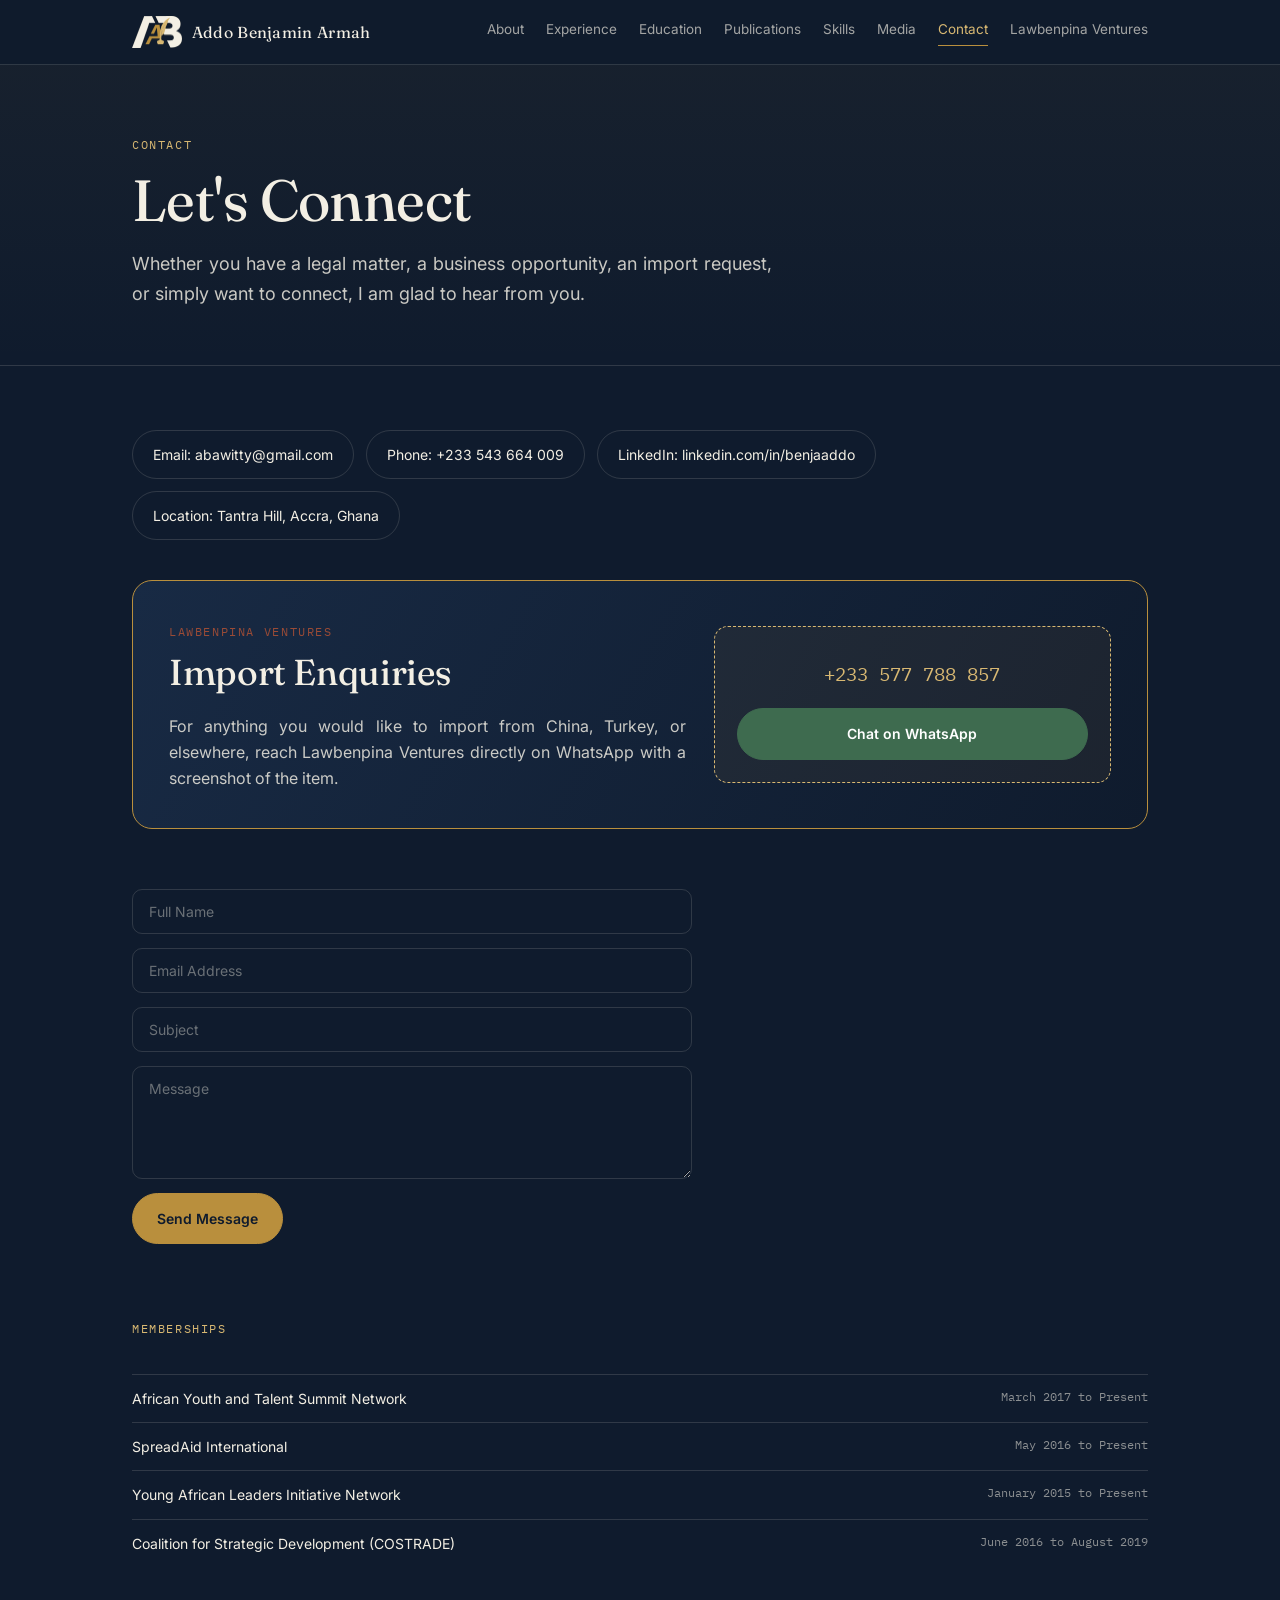
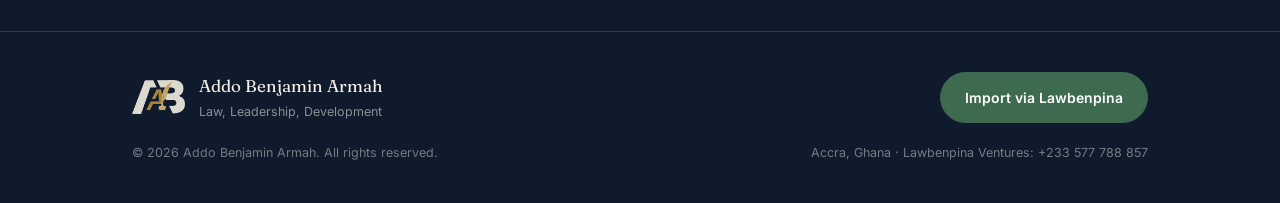
<file: contact.html>
<!DOCTYPE html>
<html lang="en">
<head>
<meta charset="UTF-8">
<meta name="viewport" content="width=device-width, initial-scale=1.0">
<title>Contact | Addo Benjamin Armah</title>
<meta name="description" content="Addo Benjamin Armah, law, leadership, and development. Legal advisory, governance, and Lawbenpina Ventures import services.">
<link rel="preconnect" href="https://fonts.googleapis.com">
<link href="https://fonts.googleapis.com/css2?family=Fraunces:opsz,wght@9..144,400;9..144,450;9..144,600&family=Inter:wght@400;500;600;700&family=IBM+Plex+Mono:wght@400;500&display=swap" rel="stylesheet">
<style>
:root{
  --ink:#0F1B2D; --ink-soft:#182A44; --paper:#F3EFE4; --paper-dim:#E7E1D2;
  --gold:#B98F3D; --gold-soft:#D8B872; --clay:#9A4B36; --green:#3E6B4F;
  --line:rgba(243,239,228,0.14); --line-dark:rgba(15,27,45,0.12);
}
*{box-sizing:border-box;margin:0;padding:0;}
html{scroll-behavior:smooth;}
body{background:var(--ink);color:var(--paper);font-family:'Inter',sans-serif;font-size:16px;line-height:1.65;-webkit-font-smoothing:antialiased;}
@media (prefers-reduced-motion: reduce){html{scroll-behavior:auto;}*{animation-duration:0.01ms !important;transition-duration:0.01ms !important;}}
a{color:inherit;text-decoration:none;}
img{max-width:100%;display:block;}
.eyebrow{font-family:'IBM Plex Mono',monospace;font-size:11.5px;letter-spacing:0.14em;text-transform:uppercase;color:var(--gold-soft);}
h1,h2,h3{font-family:'Fraunces',serif;font-weight:450;letter-spacing:-0.01em;}
h1{font-size:clamp(34px,5vw,58px);line-height:1.05;margin:14px 0 18px;}
h2{font-size:clamp(26px,3.4vw,36px);margin-bottom:10px;}
h3{font-size:20px;margin-bottom:8px;}
p{color:rgba(243,239,228,0.82);text-align:justify;hyphens:auto;}
.wrap{max-width:1080px;margin:0 auto;padding:0 32px;}

/* -------- nav -------- */
nav{position:fixed;top:0;left:0;right:0;z-index:50;background:rgba(15,27,45,0.9);backdrop-filter:blur(10px);border-bottom:1px solid var(--line);}
nav .wrap{display:flex;align-items:center;justify-content:space-between;height:64px;}
.brandmark{display:flex;align-items:center;gap:10px;}
.brandmark .monogram{height:32px;width:auto;}
.foot-logo{height:34px;width:auto;opacity:0.9;}
.brandmark span{font-family:'Fraunces',serif;font-size:16px;letter-spacing:0.02em;}
.navlinks{display:flex;gap:22px;font-size:13.5px;align-items:center;}
.navlinks a{opacity:0.65;transition:opacity .2s;padding-bottom:4px;border-bottom:1px solid transparent;}
.navlinks a:hover,.navlinks a.active{opacity:1;border-bottom-color:var(--gold);}
.navlinks a.active{color:var(--gold-soft);}
.navlinks .nav-cta{opacity:1;background:var(--green);color:#fff;padding:8px 14px;border-radius:999px;font-size:12.5px;border:none;}
.navmenu-btn{display:none;background:none;border:1px solid var(--line);color:var(--paper);padding:8px 14px;border-radius:8px;font-size:13px;}
@media (max-width:860px){
  .navlinks{display:none;}
  .navmenu-btn{display:block;}
  .navlinks.open{
    display:flex;flex-direction:column;align-items:flex-start;gap:0;
    position:fixed;top:64px;left:0;right:0;background:var(--ink-soft);
    border-bottom:1px solid var(--line);padding:8px 0;
  }
  .navlinks.open a{padding:14px 32px;width:100%;border-top:1px solid var(--line);}
}

/* -------- hero / pagehero -------- */
.hero{padding:150px 0 90px;position:relative;overflow:hidden;}
.hero-bg-lines{position:absolute;inset:0;background:
  repeating-linear-gradient(115deg,transparent,transparent 78px,rgba(185,143,61,0.05) 79px,rgba(185,143,61,0.05) 80px);
  pointer-events:none;}
.hero-inner{position:relative;}
.tags{display:flex;flex-wrap:wrap;gap:10px;margin-top:26px;}
.tag{border:1px solid var(--line);padding:7px 14px;border-radius:999px;font-size:12.5px;color:var(--gold-soft);}
.lede{max-width:640px;font-size:18px;margin-top:6px;}
.hero-ctas{display:flex;flex-wrap:wrap;gap:14px;margin-top:34px;}

.pagehero{padding:130px 0 56px;position:relative;}
.pagehero-bg{position:absolute;inset:0;background:linear-gradient(180deg,rgba(185,143,61,0.06),transparent);pointer-events:none;}
.pagehero .wrap{position:relative;}

/* -------- buttons -------- */
.btn{display:inline-flex;align-items:center;gap:8px;padding:13px 24px;border-radius:999px;font-size:14px;border:1px solid var(--line);transition:all .2s;}
.btn-primary{background:var(--gold);color:var(--ink);border-color:var(--gold);font-weight:600;}
.btn-primary:hover{background:var(--gold-soft);}
.btn-ghost{color:var(--paper);}
.btn-ghost:hover{border-color:var(--gold-soft);color:var(--gold-soft);}
.btn-wa{background:var(--green);color:#fff;border-color:var(--green);font-weight:600;}
.btn-wa:hover{background:#4c7f5e;}

/* -------- stats -------- */
.stats{display:grid;grid-template-columns:repeat(4,1fr);gap:20px;margin-top:64px;border-top:1px solid var(--line);padding-top:36px;}
.stat b{display:block;font-family:'Fraunces',serif;font-size:32px;color:var(--gold-soft);}
.stat span{font-size:13px;color:rgba(243,239,228,0.6);}
@media (max-width:700px){.stats{grid-template-columns:repeat(2,1fr);}}

/* -------- sections -------- */
section{padding:64px 0;border-top:1px solid var(--line);}
.section-head{margin-bottom:34px;}
.section-head p{max-width:620px;margin-top:8px;}

/* -------- explore cards -------- */
.explore-grid{display:grid;grid-template-columns:repeat(3,1fr);gap:18px;}
.explore-card{border:1px solid var(--line);border-radius:16px;padding:26px;transition:border-color .2s, transform .2s;}
.explore-card:hover{border-color:var(--gold-soft);transform:translateY(-3px);}
.explore-card p{font-size:14px;margin-top:6px;}
@media (max-width:760px){.explore-grid{grid-template-columns:1fr;}}

/* -------- venture callout -------- */
.venture-banner{background:linear-gradient(120deg,var(--ink-soft),var(--ink));border:1px solid var(--gold);border-radius:20px;padding:36px;display:grid;grid-template-columns:1.3fr 1fr;gap:28px;align-items:center;}
.venture-banner .eyebrow{color:var(--clay);}
.venture-banner ul{margin:16px 0 0 18px;color:rgba(243,239,228,0.85);font-size:14.5px;}
.venture-banner li{margin-bottom:6px;}
.venture-side{background:rgba(185,143,61,0.08);border:1px dashed var(--gold-soft);border-radius:14px;padding:22px;text-align:center;}
.venture-side .wa-number{font-family:'IBM Plex Mono',monospace;font-size:19px;color:var(--gold-soft);margin:10px 0 18px;}
@media (max-width:760px){.venture-banner{grid-template-columns:1fr;}}

/* -------- entry rows (experience/education) -------- */
.entry-cluster{margin-bottom:8px;}
.entry-cluster .eyebrow{display:block;margin:36px 0 14px;}
.entry{border-top:1px solid var(--line);padding:26px 0;display:grid;grid-template-columns:230px 1fr;gap:24px;}
.entry:first-of-type{border-top:none;}
.entry-meta .org{font-weight:600;font-size:15px;}
.entry-meta .date{font-family:'IBM Plex Mono',monospace;font-size:12px;color:rgba(243,239,228,0.55);margin-top:4px;}
.entry-body p{margin-bottom:10px;font-size:15px;}
@media (max-width:700px){.entry{grid-template-columns:1fr;gap:8px;}}

/* -------- legal tree -------- */
.lt-grid{display:grid;grid-template-columns:1.1fr 0.9fr;gap:40px;align-items:start;}
.lt-list{border:1px solid var(--line);border-radius:14px;padding:22px;}
.lt-list div{padding:10px 0;border-bottom:1px solid var(--line);font-size:14.5px;}
.lt-list div:last-child{border-bottom:none;}
@media (max-width:760px){.lt-grid{grid-template-columns:1fr;}}

/* -------- skills grid -------- */
.skill-grid{display:grid;grid-template-columns:repeat(2,1fr);gap:18px;}
.skill-card{border:1px solid var(--line);border-radius:14px;padding:22px;}
.skill-card p{font-size:14.5px;margin-top:8px;}
@media (max-width:700px){.skill-grid{grid-template-columns:1fr;}}

.member-list{margin-top:18px;}
.member-row{display:flex;justify-content:space-between;padding:12px 0;border-top:1px solid var(--line);font-size:14px;}
.member-row span:last-child{color:rgba(243,239,228,0.55);font-family:'IBM Plex Mono',monospace;font-size:12px;}

/* -------- publications -------- */
.pub-card{border:1px solid var(--line);border-radius:16px;padding:32px;}
.pub-meta{display:flex;flex-wrap:wrap;gap:10px;margin:16px 0 22px;}
.pub-meta span{border:1px solid var(--line);padding:6px 12px;border-radius:999px;font-size:12px;color:var(--gold-soft);}
.pub-card blockquote{border-left:2px solid var(--gold);padding-left:18px;margin:20px 0;font-style:italic;color:rgba(243,239,228,0.75);}
.toc{margin-top:22px;font-size:14px;}
.toc div{padding:8px 0;border-top:1px solid var(--line);}

/* -------- media -------- */
.media-grid{display:grid;grid-template-columns:repeat(3,1fr);gap:14px;}
.media-slot{aspect-ratio:4/3;background:var(--ink-soft);border:1px dashed var(--line);border-radius:12px;display:flex;align-items:center;justify-content:center;text-align:center;font-size:13px;color:rgba(243,239,228,0.5);padding:10px;}
@media (max-width:700px){.media-grid{grid-template-columns:1fr 1fr;}}

/* -------- contact -------- */
.contact-links{display:flex;flex-wrap:wrap;gap:12px;margin-bottom:40px;}
.contact-links a{padding:12px 20px;border:1px solid var(--line);border-radius:999px;font-size:14px;}
.contact-links a:hover{border-color:var(--gold-soft);}
.form-grid{display:grid;gap:14px;max-width:560px;}
.form-grid input,.form-grid textarea{background:transparent;border:1px solid var(--line);border-radius:10px;padding:13px 16px;color:var(--paper);font-family:'Inter',sans-serif;font-size:14px;}
.form-grid input::placeholder,.form-grid textarea::placeholder{color:rgba(243,239,228,0.4);}

/* -------- footer -------- */
.site-footer{border-top:1px solid var(--line);padding:40px 0;}
.foot-top{display:flex;justify-content:space-between;align-items:center;margin-bottom:20px;}
.foot-brand{font-family:'Fraunces',serif;font-size:17px;}
.foot-tag{font-size:12.5px;color:rgba(243,239,228,0.55);margin-top:2px;}
.foot-bottom{display:flex;justify-content:space-between;font-size:12.5px;color:rgba(243,239,228,0.45);flex-wrap:wrap;gap:8px;}
</style>
</head>
<body>
<nav>
  <div class="wrap">
    <a href="index.html" class="brandmark">
      <img class="monogram" src="[data-uri]" alt="ABA monogram, quill and inkwell">
      <span>Addo Benjamin Armah</span>
    </a>
    <div class="navlinks" id="navLinks">
      <a href="about.html">About</a>
<a href="experience.html">Experience</a>
<a href="education.html">Education</a>
<a href="publications.html">Publications</a>
<a href="skills.html">Skills</a>
<a href="media.html">Media</a>
<a href="contact.html" class="active">Contact</a>
<a href="ventures.html">Lawbenpina Ventures</a>
    </div>
    <button class="navmenu-btn" id="navToggle">Menu</button>
  </div>
</nav>

<div class="pagehero"><div class="pagehero-bg"></div>
  <div class="wrap">
    <span class="eyebrow">Contact</span>
    <h1>Let's Connect</h1>
    <p class="lede">Whether you have a legal matter, a business opportunity, an import request, or simply want to connect, I am glad to hear from you.</p>
  </div>
</div>

<section>
  <div class="wrap">
    <div class="contact-links">
      <a href="mailto:abawitty@gmail.com">Email: abawitty@gmail.com</a>
      <a href="tel:+233543664009">Phone: +233 543 664 009</a>
      <a href="https://www.linkedin.com/in/benjaaddo" target="_blank" rel="noopener">LinkedIn: linkedin.com/in/benjaaddo</a>
      <span style="padding:12px 20px;border:1px solid var(--line);border-radius:999px;font-size:14px;">Location: Tantra Hill, Accra, Ghana</span>
    </div>

    <div class="venture-banner">
      <div>
        <span class="eyebrow">Lawbenpina Ventures</span>
        <h2>Import Enquiries</h2>
        <p>For anything you would like to import from China, Turkey, or elsewhere, reach Lawbenpina Ventures directly on WhatsApp with a screenshot of the item.</p>
      </div>
      <div class="venture-side">
        <div class="wa-number">+233 577 788 857</div>
        <a class="btn btn-wa" href="https://wa.me/233577788857" target="_blank" rel="noopener" style="width:100%;justify-content:center;">Chat on WhatsApp</a>
      </div>
    </div>

    <form class="form-grid" onsubmit="return false;" style="margin-top:60px;">
      <input type="text" placeholder="Full Name">
      <input type="email" placeholder="Email Address">
      <input type="text" placeholder="Subject">
      <textarea rows="5" placeholder="Message"></textarea>
      <a class="btn btn-primary" href="mailto:abawitty@gmail.com" style="width:fit-content;">Send Message</a>
    </form>

    <div class="section-head" style="margin-top:70px;"><span class="eyebrow">Memberships</span></div>
    <div class="member-list" style="margin-top:0;"><div class="member-row"><span>African Youth and Talent Summit Network</span><span>March 2017 to Present</span></div><div class="member-row"><span>SpreadAid International</span><span>May 2016 to Present</span></div><div class="member-row"><span>Young African Leaders Initiative Network</span><span>January 2015 to Present</span></div><div class="member-row"><span>Coalition for Strategic Development (COSTRADE)</span><span>June 2016 to August 2019</span></div></div>
  </div>
</section>
<footer class="site-footer">
  <div class="wrap">
    <div class="foot-top">
      <div style="display:flex;align-items:center;gap:14px;">
        <img class="foot-logo" src="[data-uri]" alt="">
        <div>
          <div class="foot-brand">Addo Benjamin Armah</div>
          <div class="foot-tag">Law, Leadership, Development</div>
        </div>
      </div>
      <a class="btn btn-wa" href="https://wa.me/233577788857" target="_blank" rel="noopener">Import via Lawbenpina</a>
    </div>
    <div class="foot-bottom">
      <span>&copy; 2026 Addo Benjamin Armah. All rights reserved.</span>
      <span>Accra, Ghana &middot; Lawbenpina Ventures: +233 577 788 857</span>
    </div>
  </div>
</footer>
<script src="script.js"></script>
</body></html>
</file>
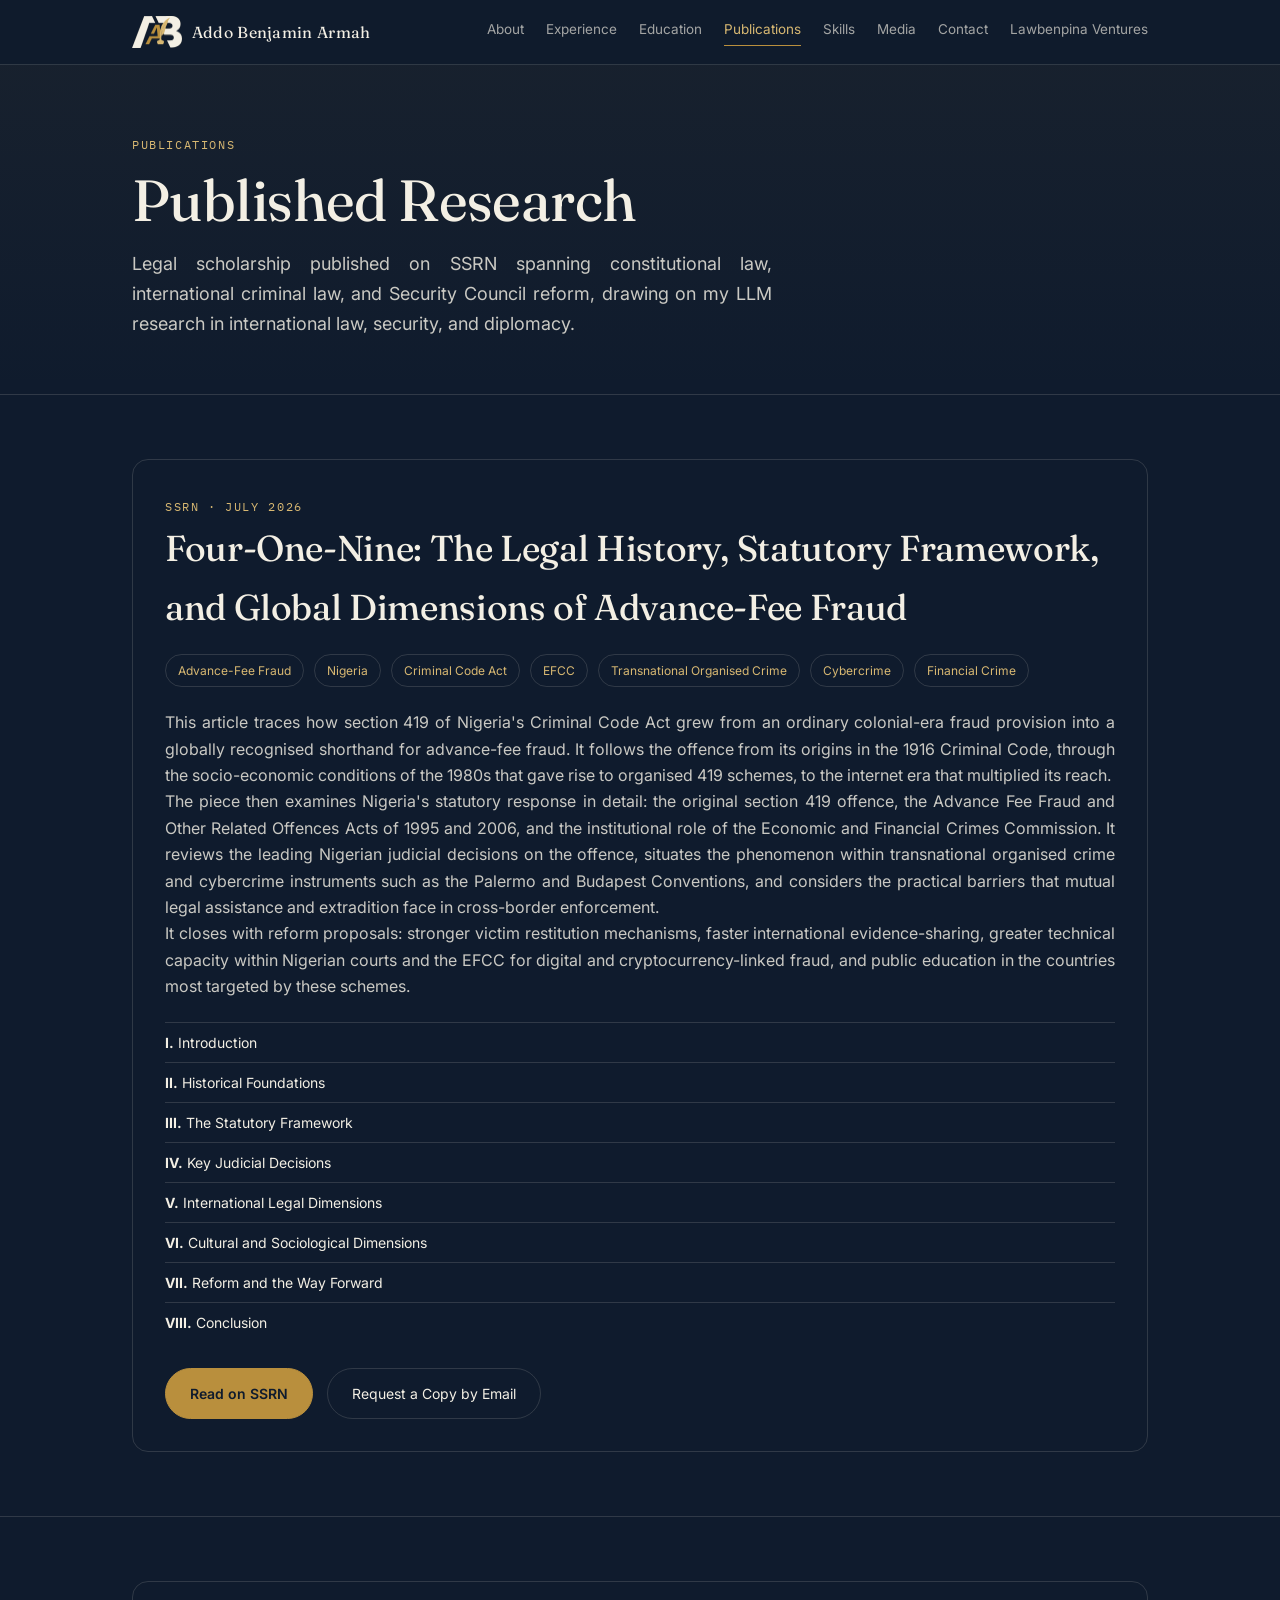
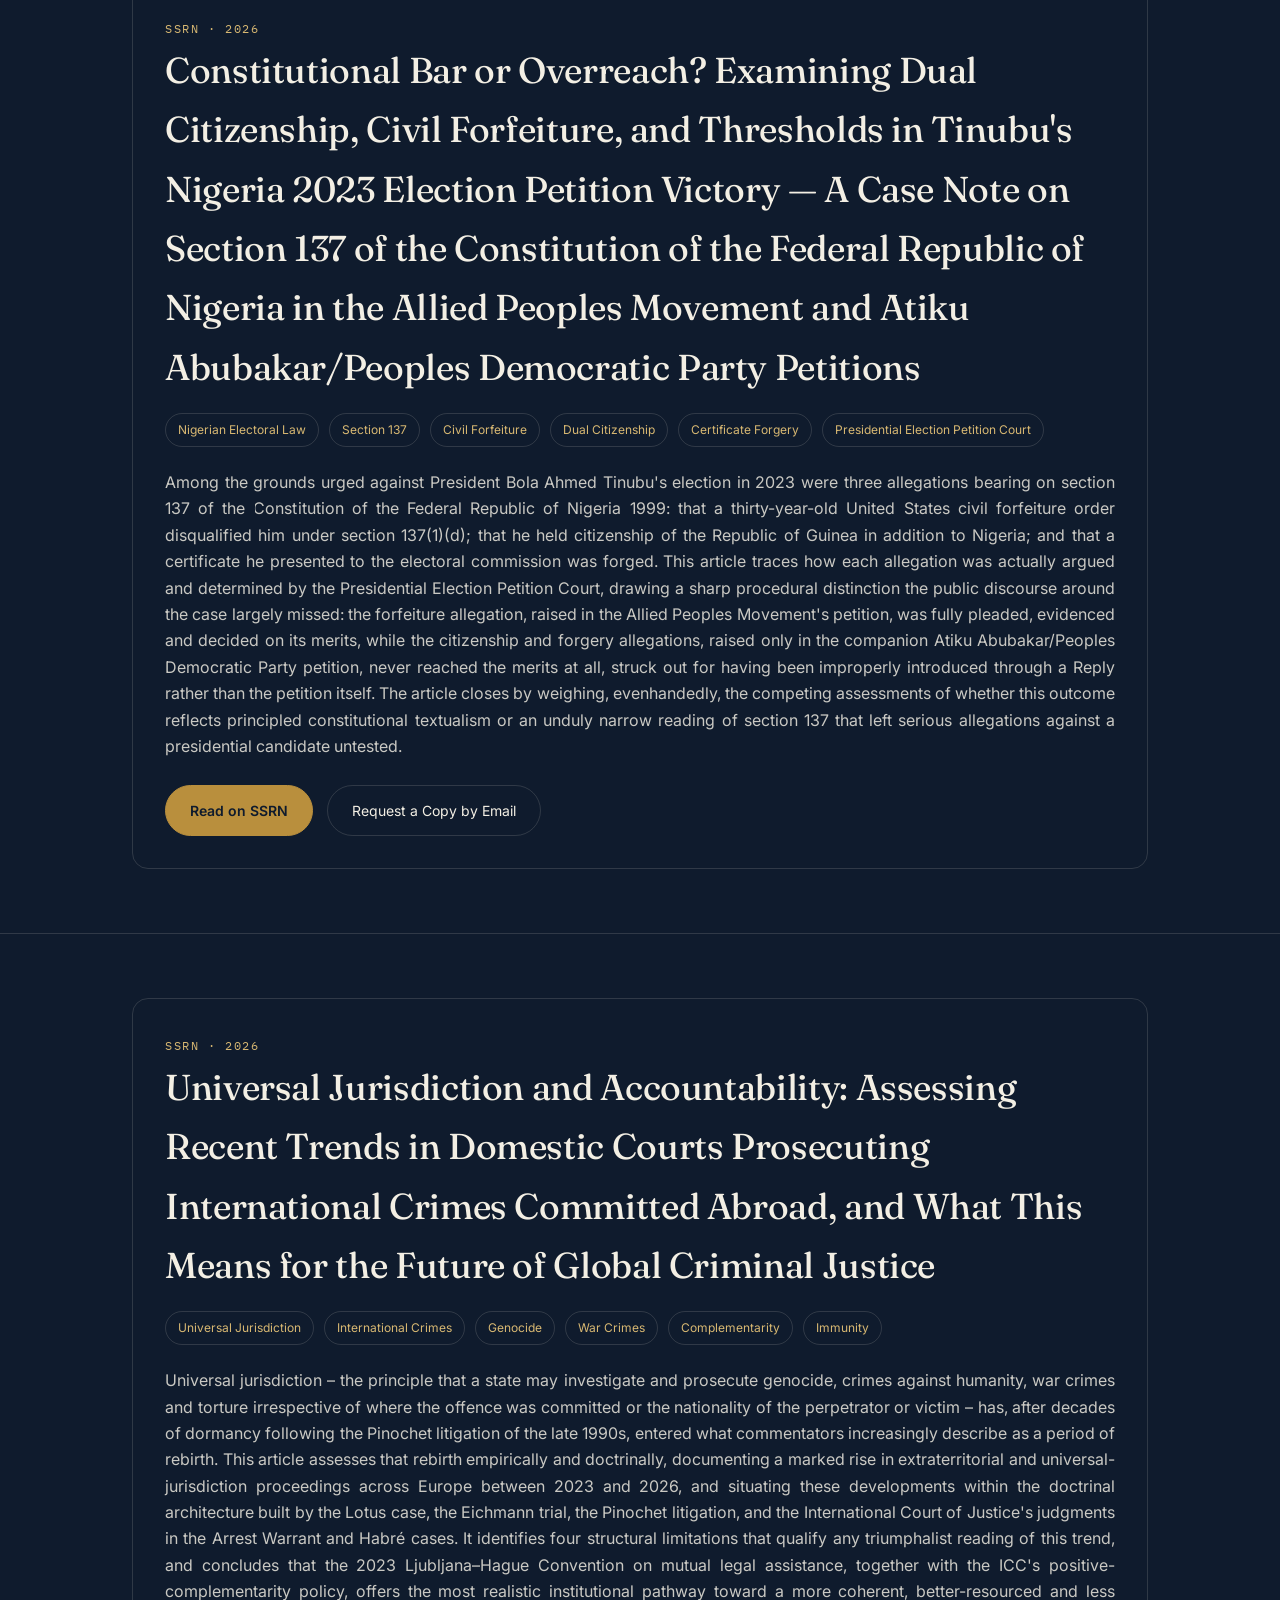
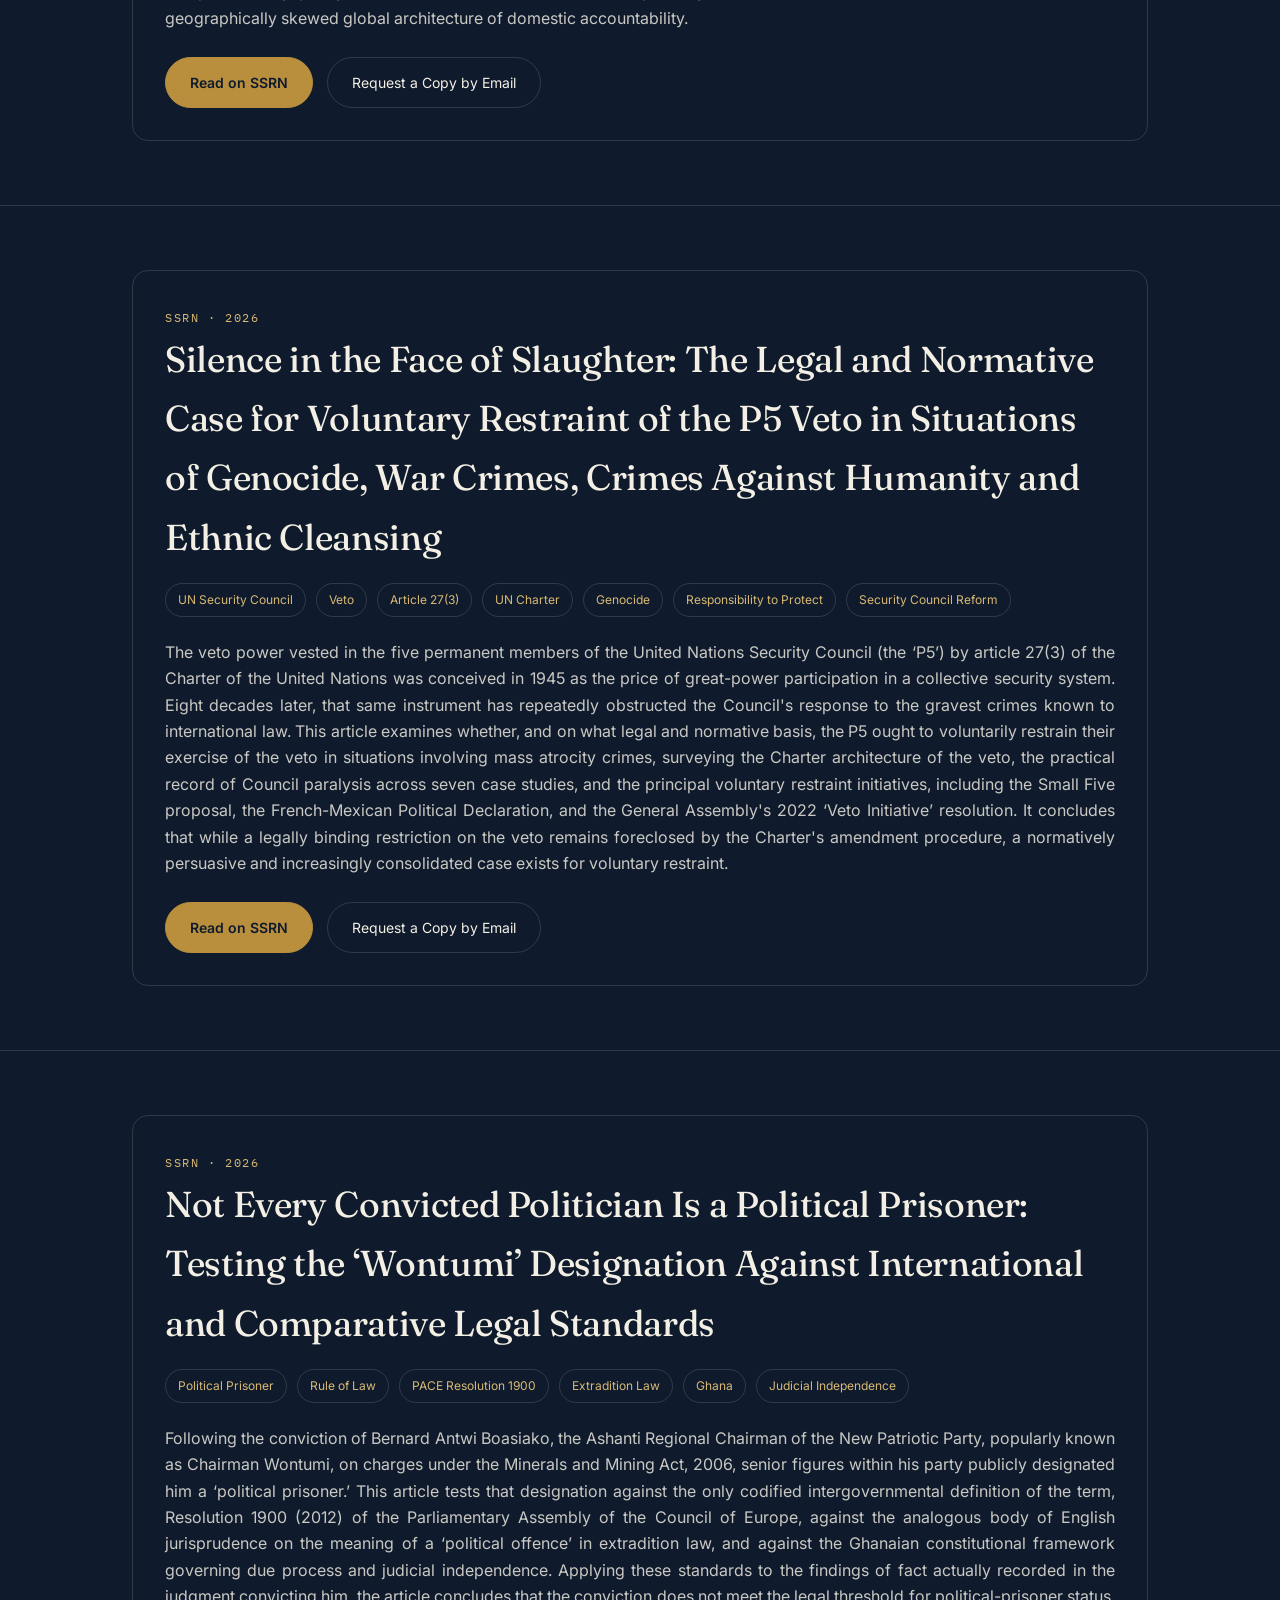
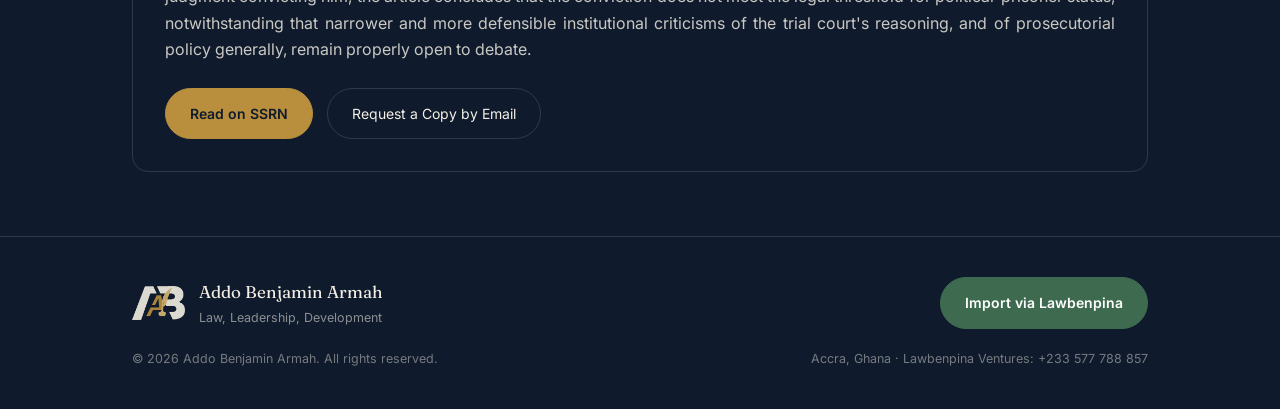
<file: publications.html>
<!DOCTYPE html>
<html lang="en">
<head>
<meta charset="UTF-8">
<meta name="viewport" content="width=device-width, initial-scale=1.0">
<title>Publications | Addo Benjamin Armah</title>
<meta name="description" content="Addo Benjamin Armah, law, leadership, and development. Legal advisory, governance, and Lawbenpina Ventures import services.">
<link rel="preconnect" href="https://fonts.googleapis.com">
<link href="https://fonts.googleapis.com/css2?family=Fraunces:opsz,wght@9..144,400;9..144,450;9..144,600&family=Inter:wght@400;500;600;700&family=IBM+Plex+Mono:wght@400;500&display=swap" rel="stylesheet">
<style>
:root{
  --ink:#0F1B2D; --ink-soft:#182A44; --paper:#F3EFE4; --paper-dim:#E7E1D2;
  --gold:#B98F3D; --gold-soft:#D8B872; --clay:#9A4B36; --green:#3E6B4F;
  --line:rgba(243,239,228,0.14); --line-dark:rgba(15,27,45,0.12);
}
*{box-sizing:border-box;margin:0;padding:0;}
html{scroll-behavior:smooth;}
body{background:var(--ink);color:var(--paper);font-family:'Inter',sans-serif;font-size:16px;line-height:1.65;-webkit-font-smoothing:antialiased;}
@media (prefers-reduced-motion: reduce){html{scroll-behavior:auto;}*{animation-duration:0.01ms !important;transition-duration:0.01ms !important;}}
a{color:inherit;text-decoration:none;}
img{max-width:100%;display:block;}
.eyebrow{font-family:'IBM Plex Mono',monospace;font-size:11.5px;letter-spacing:0.14em;text-transform:uppercase;color:var(--gold-soft);}
h1,h2,h3{font-family:'Fraunces',serif;font-weight:450;letter-spacing:-0.01em;}
h1{font-size:clamp(34px,5vw,58px);line-height:1.05;margin:14px 0 18px;}
h2{font-size:clamp(26px,3.4vw,36px);margin-bottom:10px;}
h3{font-size:20px;margin-bottom:8px;}
p{color:rgba(243,239,228,0.82);text-align:justify;hyphens:auto;}
.wrap{max-width:1080px;margin:0 auto;padding:0 32px;}

/* -------- nav -------- */
nav{position:fixed;top:0;left:0;right:0;z-index:50;background:rgba(15,27,45,0.9);backdrop-filter:blur(10px);border-bottom:1px solid var(--line);}
nav .wrap{display:flex;align-items:center;justify-content:space-between;height:64px;}
.brandmark{display:flex;align-items:center;gap:10px;}
.brandmark .monogram{height:32px;width:auto;}
.foot-logo{height:34px;width:auto;opacity:0.9;}
.brandmark span{font-family:'Fraunces',serif;font-size:16px;letter-spacing:0.02em;}
.navlinks{display:flex;gap:22px;font-size:13.5px;align-items:center;}
.navlinks a{opacity:0.65;transition:opacity .2s;padding-bottom:4px;border-bottom:1px solid transparent;}
.navlinks a:hover,.navlinks a.active{opacity:1;border-bottom-color:var(--gold);}
.navlinks a.active{color:var(--gold-soft);}
.navlinks .nav-cta{opacity:1;background:var(--green);color:#fff;padding:8px 14px;border-radius:999px;font-size:12.5px;border:none;}
.navmenu-btn{display:none;background:none;border:1px solid var(--line);color:var(--paper);padding:8px 14px;border-radius:8px;font-size:13px;}
@media (max-width:860px){
  .navlinks{display:none;}
  .navmenu-btn{display:block;}
  .navlinks.open{
    display:flex;flex-direction:column;align-items:flex-start;gap:0;
    position:fixed;top:64px;left:0;right:0;background:var(--ink-soft);
    border-bottom:1px solid var(--line);padding:8px 0;
  }
  .navlinks.open a{padding:14px 32px;width:100%;border-top:1px solid var(--line);}
}

/* -------- hero / pagehero -------- */
.hero{padding:150px 0 90px;position:relative;overflow:hidden;}
.hero-bg-lines{position:absolute;inset:0;background:
  repeating-linear-gradient(115deg,transparent,transparent 78px,rgba(185,143,61,0.05) 79px,rgba(185,143,61,0.05) 80px);
  pointer-events:none;}
.hero-inner{position:relative;}
.tags{display:flex;flex-wrap:wrap;gap:10px;margin-top:26px;}
.tag{border:1px solid var(--line);padding:7px 14px;border-radius:999px;font-size:12.5px;color:var(--gold-soft);}
.lede{max-width:640px;font-size:18px;margin-top:6px;}
.hero-ctas{display:flex;flex-wrap:wrap;gap:14px;margin-top:34px;}

.pagehero{padding:130px 0 56px;position:relative;}
.pagehero-bg{position:absolute;inset:0;background:linear-gradient(180deg,rgba(185,143,61,0.06),transparent);pointer-events:none;}
.pagehero .wrap{position:relative;}

/* -------- buttons -------- */
.btn{display:inline-flex;align-items:center;gap:8px;padding:13px 24px;border-radius:999px;font-size:14px;border:1px solid var(--line);transition:all .2s;}
.btn-primary{background:var(--gold);color:var(--ink);border-color:var(--gold);font-weight:600;}
.btn-primary:hover{background:var(--gold-soft);}
.btn-ghost{color:var(--paper);}
.btn-ghost:hover{border-color:var(--gold-soft);color:var(--gold-soft);}
.btn-wa{background:var(--green);color:#fff;border-color:var(--green);font-weight:600;}
.btn-wa:hover{background:#4c7f5e;}

/* -------- stats -------- */
.stats{display:grid;grid-template-columns:repeat(4,1fr);gap:20px;margin-top:64px;border-top:1px solid var(--line);padding-top:36px;}
.stat b{display:block;font-family:'Fraunces',serif;font-size:32px;color:var(--gold-soft);}
.stat span{font-size:13px;color:rgba(243,239,228,0.6);}
@media (max-width:700px){.stats{grid-template-columns:repeat(2,1fr);}}

/* -------- sections -------- */
section{padding:64px 0;border-top:1px solid var(--line);}
.section-head{margin-bottom:34px;}
.section-head p{max-width:620px;margin-top:8px;}

/* -------- explore cards -------- */
.explore-grid{display:grid;grid-template-columns:repeat(3,1fr);gap:18px;}
.explore-card{border:1px solid var(--line);border-radius:16px;padding:26px;transition:border-color .2s, transform .2s;}
.explore-card:hover{border-color:var(--gold-soft);transform:translateY(-3px);}
.explore-card p{font-size:14px;margin-top:6px;}
@media (max-width:760px){.explore-grid{grid-template-columns:1fr;}}

/* -------- venture callout -------- */
.venture-banner{background:linear-gradient(120deg,var(--ink-soft),var(--ink));border:1px solid var(--gold);border-radius:20px;padding:36px;display:grid;grid-template-columns:1.3fr 1fr;gap:28px;align-items:center;}
.venture-banner .eyebrow{color:var(--clay);}
.venture-banner ul{margin:16px 0 0 18px;color:rgba(243,239,228,0.85);font-size:14.5px;}
.venture-banner li{margin-bottom:6px;}
.venture-side{background:rgba(185,143,61,0.08);border:1px dashed var(--gold-soft);border-radius:14px;padding:22px;text-align:center;}
.venture-side .wa-number{font-family:'IBM Plex Mono',monospace;font-size:19px;color:var(--gold-soft);margin:10px 0 18px;}
@media (max-width:760px){.venture-banner{grid-template-columns:1fr;}}

/* -------- entry rows (experience/education) -------- */
.entry-cluster{margin-bottom:8px;}
.entry-cluster .eyebrow{display:block;margin:36px 0 14px;}
.entry{border-top:1px solid var(--line);padding:26px 0;display:grid;grid-template-columns:230px 1fr;gap:24px;}
.entry:first-of-type{border-top:none;}
.entry-meta .org{font-weight:600;font-size:15px;}
.entry-meta .date{font-family:'IBM Plex Mono',monospace;font-size:12px;color:rgba(243,239,228,0.55);margin-top:4px;}
.entry-body p{margin-bottom:10px;font-size:15px;}
@media (max-width:700px){.entry{grid-template-columns:1fr;gap:8px;}}

/* -------- legal tree -------- */
.lt-grid{display:grid;grid-template-columns:1.1fr 0.9fr;gap:40px;align-items:start;}
.lt-list{border:1px solid var(--line);border-radius:14px;padding:22px;}
.lt-list div{padding:10px 0;border-bottom:1px solid var(--line);font-size:14.5px;}
.lt-list div:last-child{border-bottom:none;}
@media (max-width:760px){.lt-grid{grid-template-columns:1fr;}}

/* -------- skills grid -------- */
.skill-grid{display:grid;grid-template-columns:repeat(2,1fr);gap:18px;}
.skill-card{border:1px solid var(--line);border-radius:14px;padding:22px;}
.skill-card p{font-size:14.5px;margin-top:8px;}
@media (max-width:700px){.skill-grid{grid-template-columns:1fr;}}

.member-list{margin-top:18px;}
.member-row{display:flex;justify-content:space-between;padding:12px 0;border-top:1px solid var(--line);font-size:14px;}
.member-row span:last-child{color:rgba(243,239,228,0.55);font-family:'IBM Plex Mono',monospace;font-size:12px;}

/* -------- publications -------- */
.pub-card{border:1px solid var(--line);border-radius:16px;padding:32px;}
.pub-meta{display:flex;flex-wrap:wrap;gap:10px;margin:16px 0 22px;}
.pub-meta span{border:1px solid var(--line);padding:6px 12px;border-radius:999px;font-size:12px;color:var(--gold-soft);}
.pub-card blockquote{border-left:2px solid var(--gold);padding-left:18px;margin:20px 0;font-style:italic;color:rgba(243,239,228,0.75);}
.toc{margin-top:22px;font-size:14px;}
.toc div{padding:8px 0;border-top:1px solid var(--line);}

/* -------- media -------- */
.media-grid{display:grid;grid-template-columns:repeat(3,1fr);gap:14px;}
.media-slot{aspect-ratio:4/3;background:var(--ink-soft);border:1px dashed var(--line);border-radius:12px;display:flex;align-items:center;justify-content:center;text-align:center;font-size:13px;color:rgba(243,239,228,0.5);padding:10px;}
@media (max-width:700px){.media-grid{grid-template-columns:1fr 1fr;}}

/* -------- contact -------- */
.contact-links{display:flex;flex-wrap:wrap;gap:12px;margin-bottom:40px;}
.contact-links a{padding:12px 20px;border:1px solid var(--line);border-radius:999px;font-size:14px;}
.contact-links a:hover{border-color:var(--gold-soft);}
.form-grid{display:grid;gap:14px;max-width:560px;}
.form-grid input,.form-grid textarea{background:transparent;border:1px solid var(--line);border-radius:10px;padding:13px 16px;color:var(--paper);font-family:'Inter',sans-serif;font-size:14px;}
.form-grid input::placeholder,.form-grid textarea::placeholder{color:rgba(243,239,228,0.4);}

/* -------- footer -------- */
.site-footer{border-top:1px solid var(--line);padding:40px 0;}
.foot-top{display:flex;justify-content:space-between;align-items:center;margin-bottom:20px;}
.foot-brand{font-family:'Fraunces',serif;font-size:17px;}
.foot-tag{font-size:12.5px;color:rgba(243,239,228,0.55);margin-top:2px;}
.foot-bottom{display:flex;justify-content:space-between;font-size:12.5px;color:rgba(243,239,228,0.45);flex-wrap:wrap;gap:8px;}
</style>
</head>
<body>
<nav>
  <div class="wrap">
    <a href="index.html" class="brandmark">
      <img class="monogram" src="[data-uri]" alt="ABA monogram, quill and inkwell">
      <span>Addo Benjamin Armah</span>
    </a>
    <div class="navlinks" id="navLinks">
      <a href="about.html">About</a>
<a href="experience.html">Experience</a>
<a href="education.html">Education</a>
<a href="publications.html" class="active">Publications</a>
<a href="skills.html">Skills</a>
<a href="media.html">Media</a>
<a href="contact.html">Contact</a>
<a href="ventures.html">Lawbenpina Ventures</a>
    </div>
    <button class="navmenu-btn" id="navToggle">Menu</button>
  </div>
</nav>

<div class="pagehero"><div class="pagehero-bg"></div>
  <div class="wrap">
    <span class="eyebrow">Publications</span>
    <h1>Published Research</h1>
    <p class="lede">Legal scholarship published on SSRN spanning constitutional law, international criminal law, and Security Council reform, drawing on my LLM research in international law, security, and diplomacy.</p>
  </div>
</div>
<section>
  <div class="wrap">
    <div class="pub-card">
      <span class="eyebrow">SSRN &middot; July 2026</span>
      <h2>Four-One-Nine: The Legal History, Statutory Framework, and Global Dimensions of Advance-Fee Fraud</h2>
      <div class="pub-meta">
        <span>Advance-Fee Fraud</span><span>Nigeria</span><span>Criminal Code Act</span><span>EFCC</span>
        <span>Transnational Organised Crime</span><span>Cybercrime</span><span>Financial Crime</span>
      </div>
      <p>This article traces how section 419 of Nigeria's Criminal Code Act grew from an ordinary colonial-era fraud provision into a globally recognised shorthand for advance-fee fraud. It follows the offence from its origins in the 1916 Criminal Code, through the socio-economic conditions of the 1980s that gave rise to organised 419 schemes, to the internet era that multiplied its reach.</p>
      <p>The piece then examines Nigeria's statutory response in detail: the original section 419 offence, the Advance Fee Fraud and Other Related Offences Acts of 1995 and 2006, and the institutional role of the Economic and Financial Crimes Commission. It reviews the leading Nigerian judicial decisions on the offence, situates the phenomenon within transnational organised crime and cybercrime instruments such as the Palermo and Budapest Conventions, and considers the practical barriers that mutual legal assistance and extradition face in cross-border enforcement.</p>
      <p>It closes with reform proposals: stronger victim restitution mechanisms, faster international evidence-sharing, greater technical capacity within Nigerian courts and the EFCC for digital and cryptocurrency-linked fraud, and public education in the countries most targeted by these schemes.</p>
      <div class="toc">
        <div><strong>I.</strong> Introduction</div>
        <div><strong>II.</strong> Historical Foundations</div>
        <div><strong>III.</strong> The Statutory Framework</div>
        <div><strong>IV.</strong> Key Judicial Decisions</div>
        <div><strong>V.</strong> International Legal Dimensions</div>
        <div><strong>VI.</strong> Cultural and Sociological Dimensions</div>
        <div><strong>VII.</strong> Reform and the Way Forward</div>
        <div><strong>VIII.</strong> Conclusion</div>
      </div>
      <div class="hero-ctas" style="margin-top:26px;">
        <a class="btn btn-primary" href="https://papers.ssrn.com/sol3/papers.cfm?abstract_id=7044559" target="_blank" rel="noopener">Read on SSRN</a>
        <a class="btn btn-ghost" href="mailto:abawitty@gmail.com">Request a Copy by Email</a>
      </div>
    </div>
  </div>
</section>
<section>
  <div class="wrap">
    <div class="pub-card">
      <span class="eyebrow">SSRN &middot; 2026</span>
      <h2>Constitutional Bar or Overreach? Examining Dual Citizenship, Civil Forfeiture, and Thresholds in Tinubu's Nigeria 2023 Election Petition Victory &mdash; A Case Note on Section 137 of the Constitution of the Federal Republic of Nigeria in the Allied Peoples Movement and Atiku Abubakar/Peoples Democratic Party Petitions</h2>
      <div class="pub-meta">
        <span>Nigerian Electoral Law</span><span>Section 137</span><span>Civil Forfeiture</span>
        <span>Dual Citizenship</span><span>Certificate Forgery</span><span>Presidential Election Petition Court</span>
      </div>
      <p>Among the grounds urged against President Bola Ahmed Tinubu's election in 2023 were three allegations bearing on section 137 of the Constitution of the Federal Republic of Nigeria 1999: that a thirty-year-old United States civil forfeiture order disqualified him under section 137(1)(d); that he held citizenship of the Republic of Guinea in addition to Nigeria; and that a certificate he presented to the electoral commission was forged. This article traces how each allegation was actually argued and determined by the Presidential Election Petition Court, drawing a sharp procedural distinction the public discourse around the case largely missed: the forfeiture allegation, raised in the Allied Peoples Movement's petition, was fully pleaded, evidenced and decided on its merits, while the citizenship and forgery allegations, raised only in the companion Atiku Abubakar/Peoples Democratic Party petition, never reached the merits at all, struck out for having been improperly introduced through a Reply rather than the petition itself. The article closes by weighing, evenhandedly, the competing assessments of whether this outcome reflects principled constitutional textualism or an unduly narrow reading of section 137 that left serious allegations against a presidential candidate untested.</p>
      <div class="hero-ctas" style="margin-top:26px;">
        <a class="btn btn-primary" href="https://papers.ssrn.com/sol3/papers.cfm?abstract_id=7187198" target="_blank" rel="noopener">Read on SSRN</a>
        <a class="btn btn-ghost" href="mailto:abawitty@gmail.com">Request a Copy by Email</a>
      </div>
    </div>
  </div>
</section>
<section>
  <div class="wrap">
    <div class="pub-card">
      <span class="eyebrow">SSRN &middot; 2026</span>
      <h2>Universal Jurisdiction and Accountability: Assessing Recent Trends in Domestic Courts Prosecuting International Crimes Committed Abroad, and What This Means for the Future of Global Criminal Justice</h2>
      <div class="pub-meta">
        <span>Universal Jurisdiction</span><span>International Crimes</span><span>Genocide</span>
        <span>War Crimes</span><span>Complementarity</span><span>Immunity</span>
      </div>
      <p>Universal jurisdiction &ndash; the principle that a state may investigate and prosecute genocide, crimes against humanity, war crimes and torture irrespective of where the offence was committed or the nationality of the perpetrator or victim &ndash; has, after decades of dormancy following the Pinochet litigation of the late 1990s, entered what commentators increasingly describe as a period of rebirth. This article assesses that rebirth empirically and doctrinally, documenting a marked rise in extraterritorial and universal-jurisdiction proceedings across Europe between 2023 and 2026, and situating these developments within the doctrinal architecture built by the Lotus case, the Eichmann trial, the Pinochet litigation, and the International Court of Justice's judgments in the Arrest Warrant and Habr&eacute; cases. It identifies four structural limitations that qualify any triumphalist reading of this trend, and concludes that the 2023 Ljubljana&ndash;Hague Convention on mutual legal assistance, together with the ICC's positive-complementarity policy, offers the most realistic institutional pathway toward a more coherent, better-resourced and less geographically skewed global architecture of domestic accountability.</p>
      <div class="hero-ctas" style="margin-top:26px;">
        <a class="btn btn-primary" href="https://papers.ssrn.com/sol3/papers.cfm?abstract_id=7228718" target="_blank" rel="noopener">Read on SSRN</a>
        <a class="btn btn-ghost" href="mailto:abawitty@gmail.com">Request a Copy by Email</a>
      </div>
    </div>
  </div>
</section>
<section>
  <div class="wrap">
    <div class="pub-card">
      <span class="eyebrow">SSRN &middot; 2026</span>
      <h2>Silence in the Face of Slaughter: The Legal and Normative Case for Voluntary Restraint of the P5 Veto in Situations of Genocide, War Crimes, Crimes Against Humanity and Ethnic Cleansing</h2>
      <div class="pub-meta">
        <span>UN Security Council</span><span>Veto</span><span>Article 27(3)</span><span>UN Charter</span>
        <span>Genocide</span><span>Responsibility to Protect</span><span>Security Council Reform</span>
      </div>
      <p>The veto power vested in the five permanent members of the United Nations Security Council (the &lsquo;P5&rsquo;) by article 27(3) of the Charter of the United Nations was conceived in 1945 as the price of great-power participation in a collective security system. Eight decades later, that same instrument has repeatedly obstructed the Council's response to the gravest crimes known to international law. This article examines whether, and on what legal and normative basis, the P5 ought to voluntarily restrain their exercise of the veto in situations involving mass atrocity crimes, surveying the Charter architecture of the veto, the practical record of Council paralysis across seven case studies, and the principal voluntary restraint initiatives, including the Small Five proposal, the French-Mexican Political Declaration, and the General Assembly's 2022 &lsquo;Veto Initiative&rsquo; resolution. It concludes that while a legally binding restriction on the veto remains foreclosed by the Charter's amendment procedure, a normatively persuasive and increasingly consolidated case exists for voluntary restraint.</p>
      <div class="hero-ctas" style="margin-top:26px;">
        <a class="btn btn-primary" href="https://papers.ssrn.com/sol3/papers.cfm?abstract_id=7369600" target="_blank" rel="noopener">Read on SSRN</a>
        <a class="btn btn-ghost" href="mailto:abawitty@gmail.com">Request a Copy by Email</a>
      </div>
    </div>
  </div>
</section>
<section>
  <div class="wrap">
    <div class="pub-card">
      <span class="eyebrow">SSRN &middot; 2026</span>
      <h2>Not Every Convicted Politician Is a Political Prisoner: Testing the &lsquo;Wontumi&rsquo; Designation Against International and Comparative Legal Standards</h2>
      <div class="pub-meta">
        <span>Political Prisoner</span><span>Rule of Law</span><span>PACE Resolution 1900</span>
        <span>Extradition Law</span><span>Ghana</span><span>Judicial Independence</span>
      </div>
      <p>Following the conviction of Bernard Antwi Boasiako, the Ashanti Regional Chairman of the New Patriotic Party, popularly known as Chairman Wontumi, on charges under the Minerals and Mining Act, 2006, senior figures within his party publicly designated him a &lsquo;political prisoner.&rsquo; This article tests that designation against the only codified intergovernmental definition of the term, Resolution 1900 (2012) of the Parliamentary Assembly of the Council of Europe, against the analogous body of English jurisprudence on the meaning of a &lsquo;political offence&rsquo; in extradition law, and against the Ghanaian constitutional framework governing due process and judicial independence. Applying these standards to the findings of fact actually recorded in the judgment convicting him, the article concludes that the conviction does not meet the legal threshold for political-prisoner status, notwithstanding that narrower and more defensible institutional criticisms of the trial court's reasoning, and of prosecutorial policy generally, remain properly open to debate.</p>
      <div class="hero-ctas" style="margin-top:26px;">
        <a class="btn btn-primary" href="https://papers.ssrn.com/sol3/papers.cfm?abstract_id=7369601" target="_blank" rel="noopener">Read on SSRN</a>
        <a class="btn btn-ghost" href="mailto:abawitty@gmail.com">Request a Copy by Email</a>
      </div>
    </div>
  </div>
</section>
<footer class="site-footer">
  <div class="wrap">
    <div class="foot-top">
      <div style="display:flex;align-items:center;gap:14px;">
        <img class="foot-logo" src="[data-uri]" alt="">
        <div>
          <div class="foot-brand">Addo Benjamin Armah</div>
          <div class="foot-tag">Law, Leadership, Development</div>
        </div>
      </div>
      <a class="btn btn-wa" href="https://wa.me/233577788857" target="_blank" rel="noopener">Import via Lawbenpina</a>
    </div>
    <div class="foot-bottom">
      <span>&copy; 2026 Addo Benjamin Armah. All rights reserved.</span>
      <span>Accra, Ghana &middot; Lawbenpina Ventures: +233 577 788 857</span>
    </div>
  </div>
</footer>
<script src="script.js"></script>
</body></html>
</file>
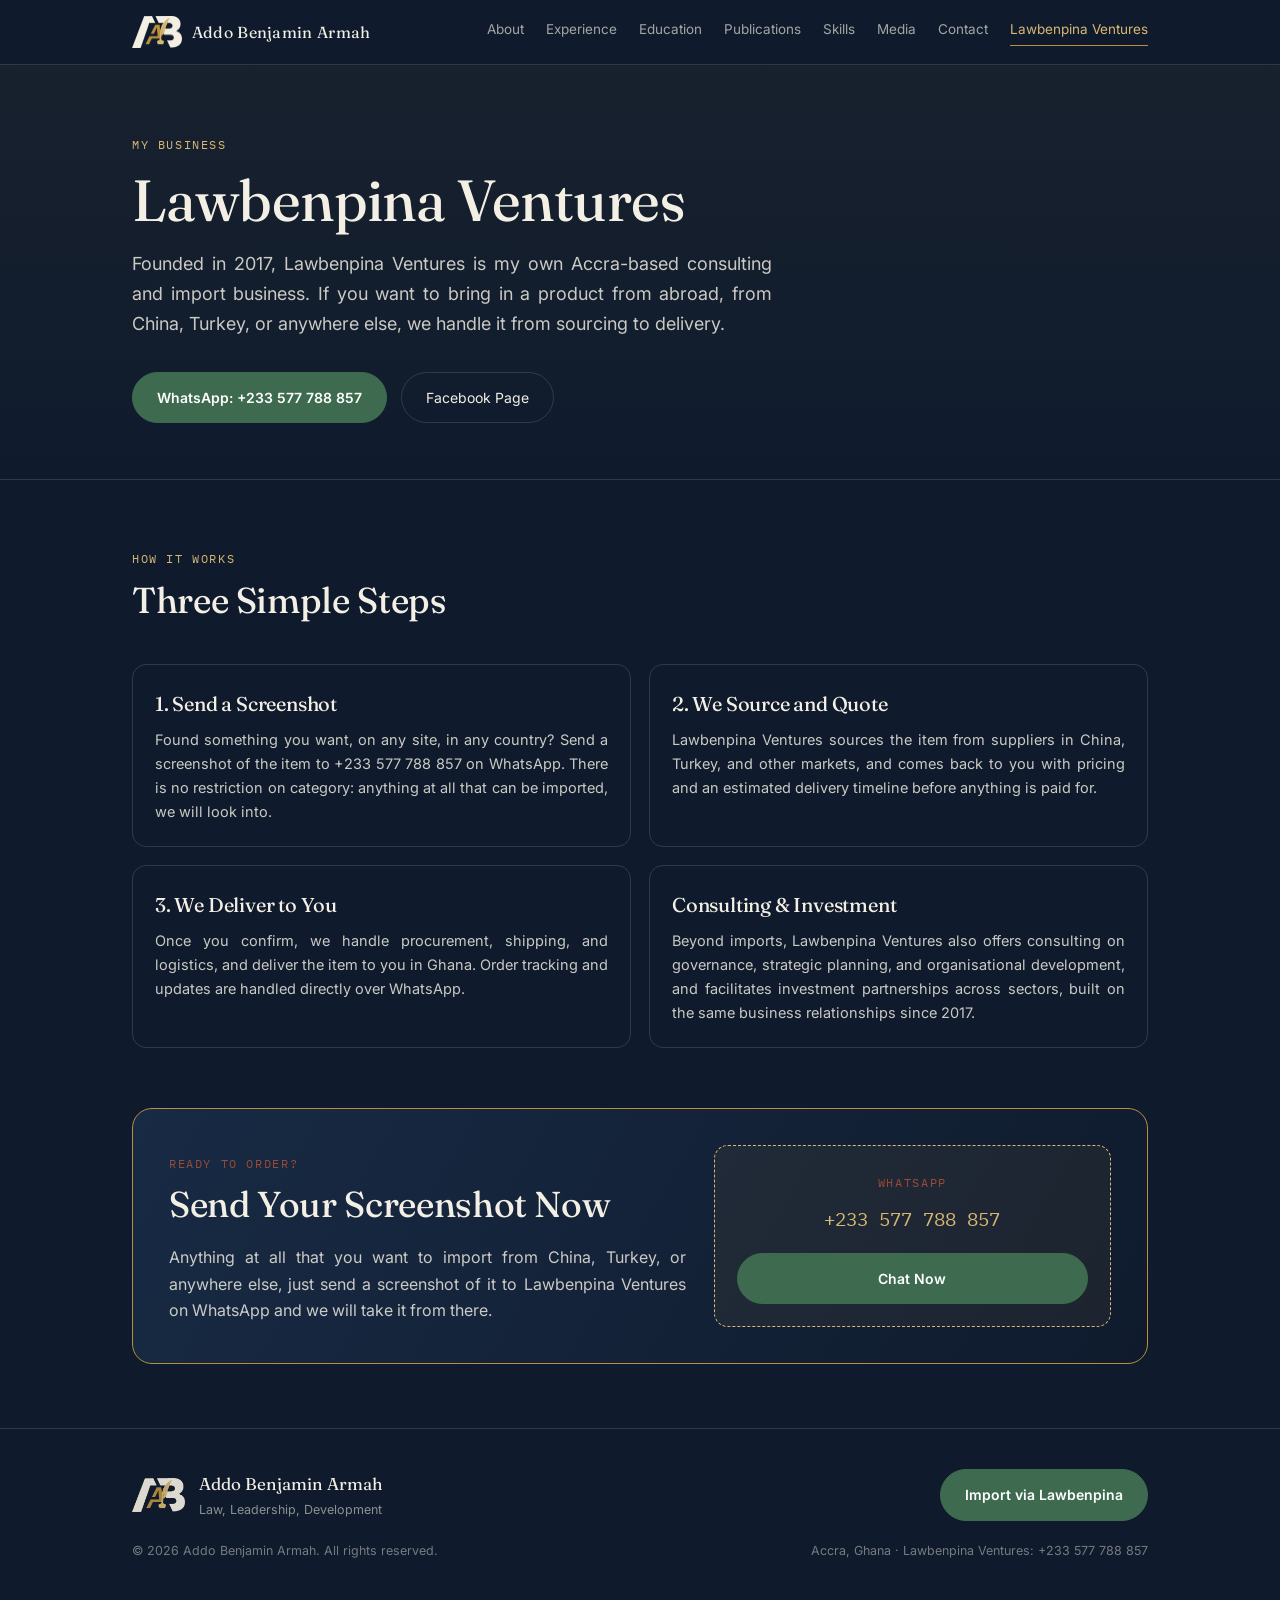
<file: ventures.html>
<!DOCTYPE html>
<html lang="en">
<head>
<meta charset="UTF-8">
<meta name="viewport" content="width=device-width, initial-scale=1.0">
<title>Lawbenpina Ventures | Addo Benjamin Armah</title>
<meta name="description" content="Addo Benjamin Armah, law, leadership, and development. Legal advisory, governance, and Lawbenpina Ventures import services.">
<link rel="preconnect" href="https://fonts.googleapis.com">
<link href="https://fonts.googleapis.com/css2?family=Fraunces:opsz,wght@9..144,400;9..144,450;9..144,600&family=Inter:wght@400;500;600;700&family=IBM+Plex+Mono:wght@400;500&display=swap" rel="stylesheet">
<style>
:root{
  --ink:#0F1B2D; --ink-soft:#182A44; --paper:#F3EFE4; --paper-dim:#E7E1D2;
  --gold:#B98F3D; --gold-soft:#D8B872; --clay:#9A4B36; --green:#3E6B4F;
  --line:rgba(243,239,228,0.14); --line-dark:rgba(15,27,45,0.12);
}
*{box-sizing:border-box;margin:0;padding:0;}
html{scroll-behavior:smooth;}
body{background:var(--ink);color:var(--paper);font-family:'Inter',sans-serif;font-size:16px;line-height:1.65;-webkit-font-smoothing:antialiased;}
@media (prefers-reduced-motion: reduce){html{scroll-behavior:auto;}*{animation-duration:0.01ms !important;transition-duration:0.01ms !important;}}
a{color:inherit;text-decoration:none;}
img{max-width:100%;display:block;}
.eyebrow{font-family:'IBM Plex Mono',monospace;font-size:11.5px;letter-spacing:0.14em;text-transform:uppercase;color:var(--gold-soft);}
h1,h2,h3{font-family:'Fraunces',serif;font-weight:450;letter-spacing:-0.01em;}
h1{font-size:clamp(34px,5vw,58px);line-height:1.05;margin:14px 0 18px;}
h2{font-size:clamp(26px,3.4vw,36px);margin-bottom:10px;}
h3{font-size:20px;margin-bottom:8px;}
p{color:rgba(243,239,228,0.82);text-align:justify;hyphens:auto;}
.wrap{max-width:1080px;margin:0 auto;padding:0 32px;}

/* -------- nav -------- */
nav{position:fixed;top:0;left:0;right:0;z-index:50;background:rgba(15,27,45,0.9);backdrop-filter:blur(10px);border-bottom:1px solid var(--line);}
nav .wrap{display:flex;align-items:center;justify-content:space-between;height:64px;}
.brandmark{display:flex;align-items:center;gap:10px;}
.brandmark .monogram{height:32px;width:auto;}
.foot-logo{height:34px;width:auto;opacity:0.9;}
.brandmark span{font-family:'Fraunces',serif;font-size:16px;letter-spacing:0.02em;}
.navlinks{display:flex;gap:22px;font-size:13.5px;align-items:center;}
.navlinks a{opacity:0.65;transition:opacity .2s;padding-bottom:4px;border-bottom:1px solid transparent;}
.navlinks a:hover,.navlinks a.active{opacity:1;border-bottom-color:var(--gold);}
.navlinks a.active{color:var(--gold-soft);}
.navlinks .nav-cta{opacity:1;background:var(--green);color:#fff;padding:8px 14px;border-radius:999px;font-size:12.5px;border:none;}
.navmenu-btn{display:none;background:none;border:1px solid var(--line);color:var(--paper);padding:8px 14px;border-radius:8px;font-size:13px;}
@media (max-width:860px){
  .navlinks{display:none;}
  .navmenu-btn{display:block;}
  .navlinks.open{
    display:flex;flex-direction:column;align-items:flex-start;gap:0;
    position:fixed;top:64px;left:0;right:0;background:var(--ink-soft);
    border-bottom:1px solid var(--line);padding:8px 0;
  }
  .navlinks.open a{padding:14px 32px;width:100%;border-top:1px solid var(--line);}
}

/* -------- hero / pagehero -------- */
.hero{padding:150px 0 90px;position:relative;overflow:hidden;}
.hero-bg-lines{position:absolute;inset:0;background:
  repeating-linear-gradient(115deg,transparent,transparent 78px,rgba(185,143,61,0.05) 79px,rgba(185,143,61,0.05) 80px);
  pointer-events:none;}
.hero-inner{position:relative;}
.tags{display:flex;flex-wrap:wrap;gap:10px;margin-top:26px;}
.tag{border:1px solid var(--line);padding:7px 14px;border-radius:999px;font-size:12.5px;color:var(--gold-soft);}
.lede{max-width:640px;font-size:18px;margin-top:6px;}
.hero-ctas{display:flex;flex-wrap:wrap;gap:14px;margin-top:34px;}

.pagehero{padding:130px 0 56px;position:relative;}
.pagehero-bg{position:absolute;inset:0;background:linear-gradient(180deg,rgba(185,143,61,0.06),transparent);pointer-events:none;}
.pagehero .wrap{position:relative;}

/* -------- buttons -------- */
.btn{display:inline-flex;align-items:center;gap:8px;padding:13px 24px;border-radius:999px;font-size:14px;border:1px solid var(--line);transition:all .2s;}
.btn-primary{background:var(--gold);color:var(--ink);border-color:var(--gold);font-weight:600;}
.btn-primary:hover{background:var(--gold-soft);}
.btn-ghost{color:var(--paper);}
.btn-ghost:hover{border-color:var(--gold-soft);color:var(--gold-soft);}
.btn-wa{background:var(--green);color:#fff;border-color:var(--green);font-weight:600;}
.btn-wa:hover{background:#4c7f5e;}

/* -------- stats -------- */
.stats{display:grid;grid-template-columns:repeat(4,1fr);gap:20px;margin-top:64px;border-top:1px solid var(--line);padding-top:36px;}
.stat b{display:block;font-family:'Fraunces',serif;font-size:32px;color:var(--gold-soft);}
.stat span{font-size:13px;color:rgba(243,239,228,0.6);}
@media (max-width:700px){.stats{grid-template-columns:repeat(2,1fr);}}

/* -------- sections -------- */
section{padding:64px 0;border-top:1px solid var(--line);}
.section-head{margin-bottom:34px;}
.section-head p{max-width:620px;margin-top:8px;}

/* -------- explore cards -------- */
.explore-grid{display:grid;grid-template-columns:repeat(3,1fr);gap:18px;}
.explore-card{border:1px solid var(--line);border-radius:16px;padding:26px;transition:border-color .2s, transform .2s;}
.explore-card:hover{border-color:var(--gold-soft);transform:translateY(-3px);}
.explore-card p{font-size:14px;margin-top:6px;}
@media (max-width:760px){.explore-grid{grid-template-columns:1fr;}}

/* -------- venture callout -------- */
.venture-banner{background:linear-gradient(120deg,var(--ink-soft),var(--ink));border:1px solid var(--gold);border-radius:20px;padding:36px;display:grid;grid-template-columns:1.3fr 1fr;gap:28px;align-items:center;}
.venture-banner .eyebrow{color:var(--clay);}
.venture-banner ul{margin:16px 0 0 18px;color:rgba(243,239,228,0.85);font-size:14.5px;}
.venture-banner li{margin-bottom:6px;}
.venture-side{background:rgba(185,143,61,0.08);border:1px dashed var(--gold-soft);border-radius:14px;padding:22px;text-align:center;}
.venture-side .wa-number{font-family:'IBM Plex Mono',monospace;font-size:19px;color:var(--gold-soft);margin:10px 0 18px;}
@media (max-width:760px){.venture-banner{grid-template-columns:1fr;}}

/* -------- entry rows (experience/education) -------- */
.entry-cluster{margin-bottom:8px;}
.entry-cluster .eyebrow{display:block;margin:36px 0 14px;}
.entry{border-top:1px solid var(--line);padding:26px 0;display:grid;grid-template-columns:230px 1fr;gap:24px;}
.entry:first-of-type{border-top:none;}
.entry-meta .org{font-weight:600;font-size:15px;}
.entry-meta .date{font-family:'IBM Plex Mono',monospace;font-size:12px;color:rgba(243,239,228,0.55);margin-top:4px;}
.entry-body p{margin-bottom:10px;font-size:15px;}
@media (max-width:700px){.entry{grid-template-columns:1fr;gap:8px;}}

/* -------- legal tree -------- */
.lt-grid{display:grid;grid-template-columns:1.1fr 0.9fr;gap:40px;align-items:start;}
.lt-list{border:1px solid var(--line);border-radius:14px;padding:22px;}
.lt-list div{padding:10px 0;border-bottom:1px solid var(--line);font-size:14.5px;}
.lt-list div:last-child{border-bottom:none;}
@media (max-width:760px){.lt-grid{grid-template-columns:1fr;}}

/* -------- skills grid -------- */
.skill-grid{display:grid;grid-template-columns:repeat(2,1fr);gap:18px;}
.skill-card{border:1px solid var(--line);border-radius:14px;padding:22px;}
.skill-card p{font-size:14.5px;margin-top:8px;}
@media (max-width:700px){.skill-grid{grid-template-columns:1fr;}}

.member-list{margin-top:18px;}
.member-row{display:flex;justify-content:space-between;padding:12px 0;border-top:1px solid var(--line);font-size:14px;}
.member-row span:last-child{color:rgba(243,239,228,0.55);font-family:'IBM Plex Mono',monospace;font-size:12px;}

/* -------- publications -------- */
.pub-card{border:1px solid var(--line);border-radius:16px;padding:32px;}
.pub-meta{display:flex;flex-wrap:wrap;gap:10px;margin:16px 0 22px;}
.pub-meta span{border:1px solid var(--line);padding:6px 12px;border-radius:999px;font-size:12px;color:var(--gold-soft);}
.pub-card blockquote{border-left:2px solid var(--gold);padding-left:18px;margin:20px 0;font-style:italic;color:rgba(243,239,228,0.75);}
.toc{margin-top:22px;font-size:14px;}
.toc div{padding:8px 0;border-top:1px solid var(--line);}

/* -------- media -------- */
.media-grid{display:grid;grid-template-columns:repeat(3,1fr);gap:14px;}
.media-slot{aspect-ratio:4/3;background:var(--ink-soft);border:1px dashed var(--line);border-radius:12px;display:flex;align-items:center;justify-content:center;text-align:center;font-size:13px;color:rgba(243,239,228,0.5);padding:10px;}
@media (max-width:700px){.media-grid{grid-template-columns:1fr 1fr;}}

/* -------- contact -------- */
.contact-links{display:flex;flex-wrap:wrap;gap:12px;margin-bottom:40px;}
.contact-links a{padding:12px 20px;border:1px solid var(--line);border-radius:999px;font-size:14px;}
.contact-links a:hover{border-color:var(--gold-soft);}
.form-grid{display:grid;gap:14px;max-width:560px;}
.form-grid input,.form-grid textarea{background:transparent;border:1px solid var(--line);border-radius:10px;padding:13px 16px;color:var(--paper);font-family:'Inter',sans-serif;font-size:14px;}
.form-grid input::placeholder,.form-grid textarea::placeholder{color:rgba(243,239,228,0.4);}

/* -------- footer -------- */
.site-footer{border-top:1px solid var(--line);padding:40px 0;}
.foot-top{display:flex;justify-content:space-between;align-items:center;margin-bottom:20px;}
.foot-brand{font-family:'Fraunces',serif;font-size:17px;}
.foot-tag{font-size:12.5px;color:rgba(243,239,228,0.55);margin-top:2px;}
.foot-bottom{display:flex;justify-content:space-between;font-size:12.5px;color:rgba(243,239,228,0.45);flex-wrap:wrap;gap:8px;}
</style>
</head>
<body>
<nav>
  <div class="wrap">
    <a href="index.html" class="brandmark">
      <img class="monogram" src="[data-uri]" alt="ABA monogram, quill and inkwell">
      <span>Addo Benjamin Armah</span>
    </a>
    <div class="navlinks" id="navLinks">
      <a href="about.html">About</a>
<a href="experience.html">Experience</a>
<a href="education.html">Education</a>
<a href="publications.html">Publications</a>
<a href="skills.html">Skills</a>
<a href="media.html">Media</a>
<a href="contact.html">Contact</a>
<a href="ventures.html" class="active">Lawbenpina Ventures</a>
    </div>
    <button class="navmenu-btn" id="navToggle">Menu</button>
  </div>
</nav>

<div class="pagehero"><div class="pagehero-bg"></div>
  <div class="wrap">
    <span class="eyebrow">My Business</span>
    <h1>Lawbenpina Ventures</h1>
    <p class="lede">Founded in 2017, Lawbenpina Ventures is my own Accra-based consulting and import business. If you want to bring in a product from abroad, from China, Turkey, or anywhere else, we handle it from sourcing to delivery.</p>
    <div class="hero-ctas">
      <a class="btn btn-wa" href="https://wa.me/233577788857" target="_blank" rel="noopener">WhatsApp: +233 577 788 857</a>
      <a class="btn btn-ghost" href="https://web.facebook.com/lawbenpinaventures" target="_blank" rel="noopener">Facebook Page</a>
    </div>
  </div>
</div>

<section>
  <div class="wrap">
    <div class="section-head">
      <span class="eyebrow">How It Works</span>
      <h2>Three Simple Steps</h2>
    </div>
    <div class="skill-grid">
      <div class="skill-card"><h3>1. Send a Screenshot</h3><p>Found something you want, on any site, in any country? Send a screenshot of the item to +233 577 788 857 on WhatsApp. There is no restriction on category: anything at all that can be imported, we will look into.</p></div>
      <div class="skill-card"><h3>2. We Source and Quote</h3><p>Lawbenpina Ventures sources the item from suppliers in China, Turkey, and other markets, and comes back to you with pricing and an estimated delivery timeline before anything is paid for.</p></div>
      <div class="skill-card"><h3>3. We Deliver to You</h3><p>Once you confirm, we handle procurement, shipping, and logistics, and deliver the item to you in Ghana. Order tracking and updates are handled directly over WhatsApp.</p></div>
      <div class="skill-card"><h3>Consulting &amp; Investment</h3><p>Beyond imports, Lawbenpina Ventures also offers consulting on governance, strategic planning, and organisational development, and facilitates investment partnerships across sectors, built on the same business relationships since 2017.</p></div>
    </div>

    <div class="venture-banner" style="margin-top:60px;">
      <div>
        <span class="eyebrow">Ready to Order?</span>
        <h2>Send Your Screenshot Now</h2>
        <p>Anything at all that you want to import from China, Turkey, or anywhere else, just send a screenshot of it to Lawbenpina Ventures on WhatsApp and we will take it from there.</p>
      </div>
      <div class="venture-side">
        <span class="eyebrow">WhatsApp</span>
        <div class="wa-number">+233 577 788 857</div>
        <a class="btn btn-wa" href="https://wa.me/233577788857" target="_blank" rel="noopener" style="width:100%;justify-content:center;">Chat Now</a>
      </div>
    </div>
  </div>
</section>
<footer class="site-footer">
  <div class="wrap">
    <div class="foot-top">
      <div style="display:flex;align-items:center;gap:14px;">
        <img class="foot-logo" src="[data-uri]" alt="">
        <div>
          <div class="foot-brand">Addo Benjamin Armah</div>
          <div class="foot-tag">Law, Leadership, Development</div>
        </div>
      </div>
      <a class="btn btn-wa" href="https://wa.me/233577788857" target="_blank" rel="noopener">Import via Lawbenpina</a>
    </div>
    <div class="foot-bottom">
      <span>&copy; 2026 Addo Benjamin Armah. All rights reserved.</span>
      <span>Accra, Ghana &middot; Lawbenpina Ventures: +233 577 788 857</span>
    </div>
  </div>
</footer>
<script src="script.js"></script>
</body></html>
</file>
